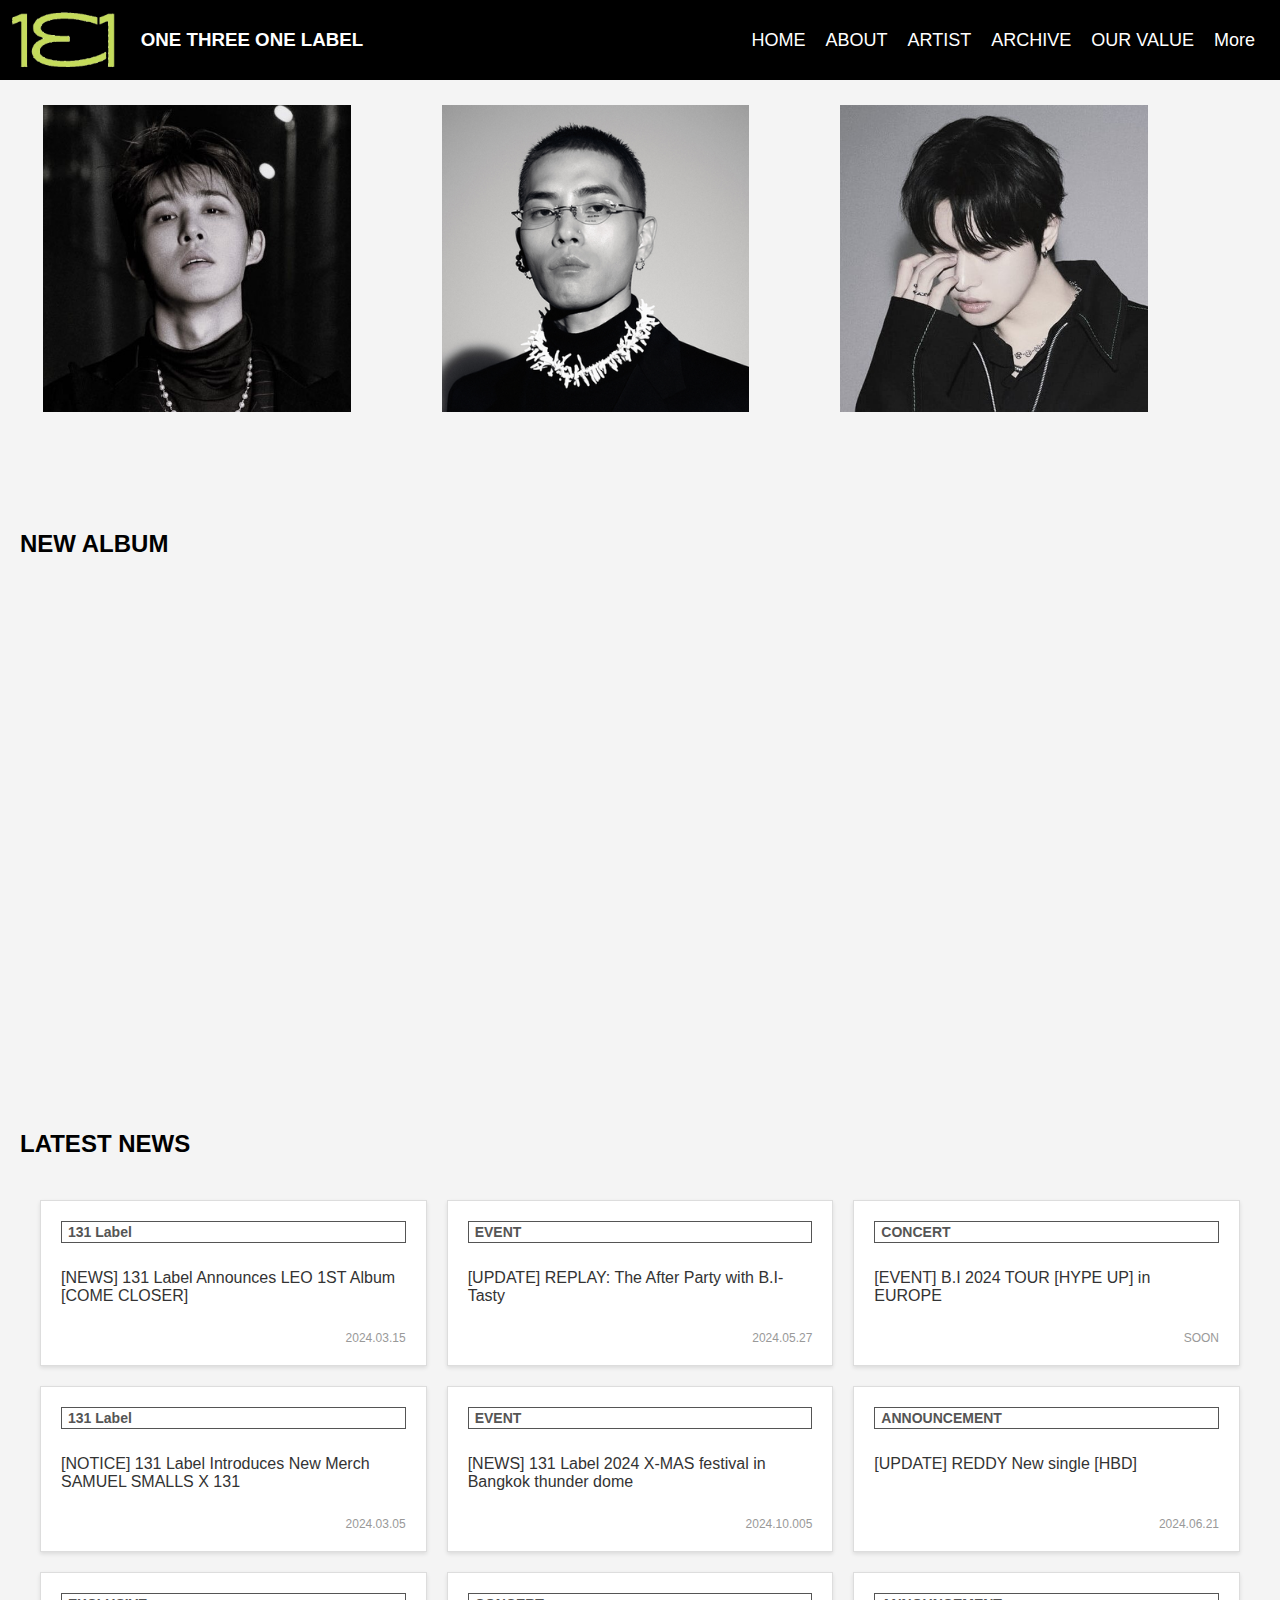
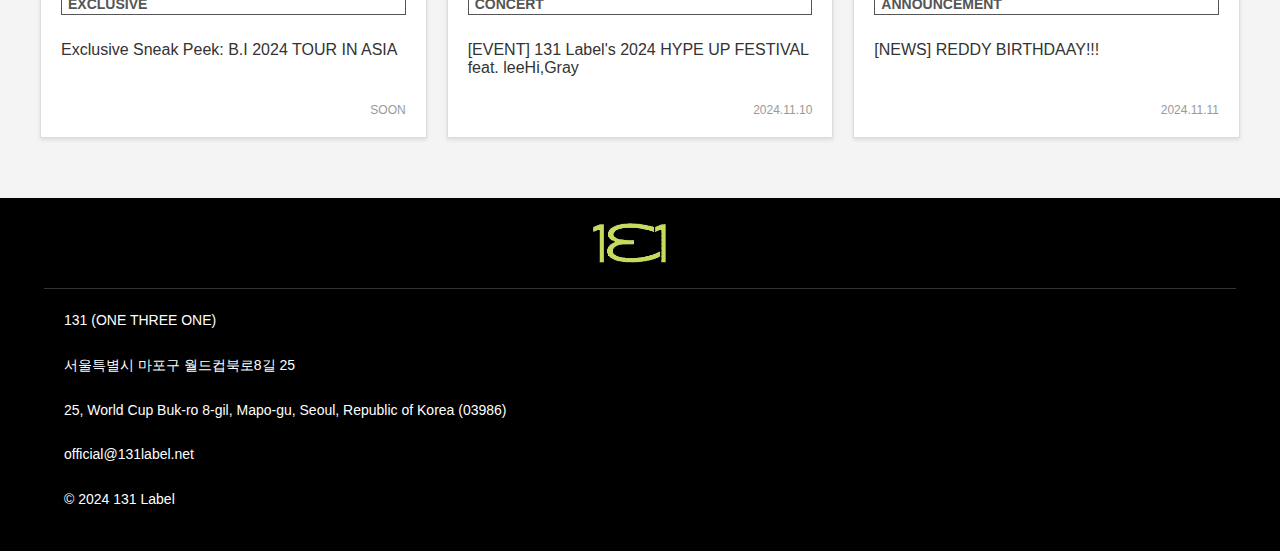
<file: index.html>
<!DOCTYPE html>
<html>
<head>
    <title>HOME</title>
    <link rel="stylesheet" type="text/css" href="css.css">
</head>
<body>
    <header>
        <nav>
        <img src="131online-logo-ent.png" alt="logo">
        <h3>ONE THREE ONE LABEL</h3>
            <ul>
                <li><a href="index.html">HOME</a></li>
                <li><a href="about.html">ABOUT</a></li>
                <li><a href="artist.html">ARTIST</a></li>
                <li><a href="archive.html">ARCHIVE</a></li>
                <li><a href="JOB.html">OUR VALUE</a></li>
                <li><a href="more.html">More</a></li>
            </ul>
        </nav>
    </header>

<main>
    <section>
        <div class="PHOTO">
                <a href="B.I web.html">
                <img src="7b.i-131-label.jpg" alt="B.I">
                </a>
        </div>

        <div class="PHOTO">
            <a href="reddy web.html">
                <img src="c75b18_55399e5290ba4a589127b7806cad1c29~mv2.png" alt="REDDY">
            </a>
        </div>

        <div class="PHOTO">
            <a href="LEO WEB.html">
                <img src="1690933292-20230801-leo.jpg" alt="LEO">
            </a>
        </div>
    </section>

<section class="s1">
    <div class="container">
        <h2 class="judul2">NEW ALBUM</h2>
        <iframe width="100%" height="500" src="https://www.youtube.com/embed/kwU-8HvrO5k?si=qd7XvSRxH2vg-xQS" title="YouTube video player" frameborder="0" allow="accelerometer; autoplay; clipboard-write; encrypted-media; gyroscope; picture-in-picture; web-share" referrerpolicy="strict-origin-when-cross-origin" allowfullscreen></iframe>
    </div>
</section>

<section class="s2">
    <div class="container2">
        <h2 class="judul3">LATEST NEWS</h2>
    </div>
</section>

<div class="container-news">
    <a href="https://x.com/131online/status/1785685720855896144?s=19" class="card">
        <div class="tag">131 Label</div>
        <p>[NEWS] 131 Label Announces LEO 1ST Album [COME CLOSER]</p>
        <div class="date">2024.03.15</div>
    </a>
    <a href="https://x.com/131online/status/1796111999992304027?s=19" class="card">
        <div class="tag">EVENT</div>
        <p>[UPDATE] REPLAY: The After Party with B.I-Tasty</p>
        <div class="date">2024.05.27</div>
    </a>
    <a href="https://x.com/131online/status/1806601887984275551?s=19" class="card">
        <div class="tag">CONCERT</div>
        <p>[EVENT] B.I 2024 TOUR [HYPE UP] in EUROPE</p>
        <div class="date">SOON</div>
    </a>
    <a href="https://x.com/131online/status/1757608117825876283?s=19" class="card">
        <div class="tag">131 Label</div>
        <p>[NOTICE] 131 Label Introduces New Merch SAMUEL SMALLS X 131</p>
        <div class="date">2024.03.05</div>
    </a>
    <a href="https://x.com/131online/status/1831965568670572609?s=19" class="card">
        <div class="tag">EVENT</div>
        <p>[NEWS] 131 Label 2024 X-MAS festival in Bangkok thunder dome</p>
        <div class="date">2024.10.005</div>
    </a>
    <a href="https://x.com/131online/status/1792843826480160778?s=19" class="card">
        <div class="tag">ANNOUNCEMENT</div>
        <p>[UPDATE] REDDY New single [HBD]</p>
        <div class="date">2024.06.21</div>
    </a>
    <a href="https://x.com/131online/status/1793877626207224106?s=19" class="card">
        <div class="tag">EXCLUSIVE</div>
        <p>Exclusive Sneak Peek: B.I 2024 TOUR IN ASIA</p>
        <div class="date">SOON</div>
    </a>
    <a href="https://x.com/131online/status/1833015187588448295?s=19" class="card">
        <div class="tag">CONCERT</div>
        <p>[EVENT] 131 Label's 2024 HYPE UP FESTIVAL feat. leeHi,Gray</p>
        <div class="date">2024.11.10</div>
    </a>
    <a href="https://x.com/131online/status/1722992511717621779?s=19" class="card">
        <div class="tag">ANNOUNCEMENT</div>
        <p>[NEWS] REDDY BIRTHDAAY!!!</p>
        <div class="date">2024.11.11</div>
    </a>
</div>

<footer>
    <div class="nav-logooo">
        <img src="131online-logo-ent.png">
    </div>
        <div class=container-footer>
            <p>131 (ONE THREE ONE)<br><br>
                서울특별시 마포구 월드컵북로8길 25 <br><br>
                25, World Cup Buk-ro 8-gil, Mapo-gu, Seoul, Republic of Korea (03986)<br><br>
                official@131label.net<br><br>
                &copy; 2024 131 Label
            </p>
        </div>
</footer>
</main>
</body>
</html>
</file>
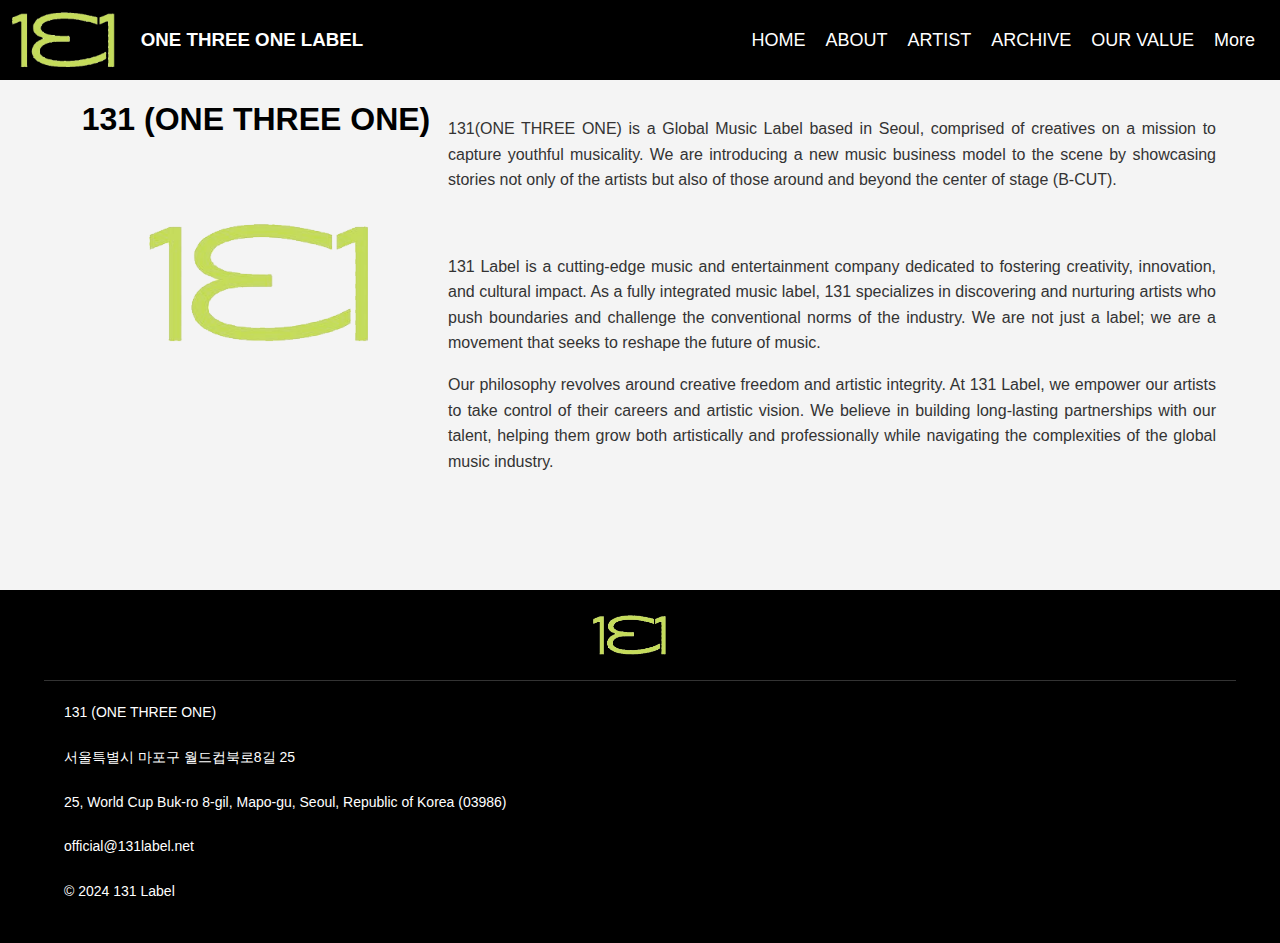
<file: about.html>
<!DOCTYPE html>
<html lang="en">
<head>
    <title>ABOUT</title>
    <link rel="stylesheet" type="text/css" href="css.css">
</head>
<body>
    <header>
        <nav>
        <img src="131online-logo-ent.png" alt="logo">
        <h3>ONE THREE ONE LABEL</h3>
            <ul>
                <li><a href="index.html">HOME</a></li>
                <li><a href="about.html">ABOUT</a></li>
                <li><a href="artist.html">ARTIST</a></li>
                <li><a href="archive.html">ARCHIVE</a></li>
                <li><a href="JOB.html">OUR VALUE</a></li>
                <li><a href="more.html">More</a></li>
            </ul>
        </nav>
    </header>
    
    <section class="about1">
        <div class="container-about1">
            <h1 class="judul-about">131 (ONE THREE ONE)</h1>
            <img src="131online-logo-ent.png" alt="logo">
        </div>
        <div class="content-about">
            <p>131(ONE THREE ONE) is a Global Music Label based in Seoul, comprised of creatives on a mission to capture youthful musicality. We are introducing a new music business model to the scene by showcasing stories not only of the artists but also of those around and beyond the center of stage (B-CUT).</p><br>
            <p>131 Label is a cutting-edge music and entertainment company dedicated to fostering creativity, innovation, and cultural impact. As a fully integrated music label, 131 specializes in discovering and nurturing artists who push boundaries and challenge the conventional norms of the industry. We are not just a label; we are a movement that seeks to reshape the future of music.</p>
            <p>Our philosophy revolves around creative freedom and artistic integrity. At 131 Label, we empower our artists to take control of their careers and artistic vision. We believe in building long-lasting partnerships with our talent, helping them grow both artistically and professionally while navigating the complexities of the global music industry.</p><br>
        </div>
    </section>    

    <footer>
        <div class="nav-logooo">
            <img src="131online-logo-ent.png">
        </div>
            <div class=container-footer>
                <p>131 (ONE THREE ONE)<br><br>
                    서울특별시 마포구 월드컵북로8길 25 <br><br>
                    25, World Cup Buk-ro 8-gil, Mapo-gu, Seoul, Republic of Korea (03986)<br><br>
                    official@131label.net<br><br>
                    &copy; 2024 131 Label
                </p>
            </div>
    </footer>
    </main>
</body>
</html>
</file>
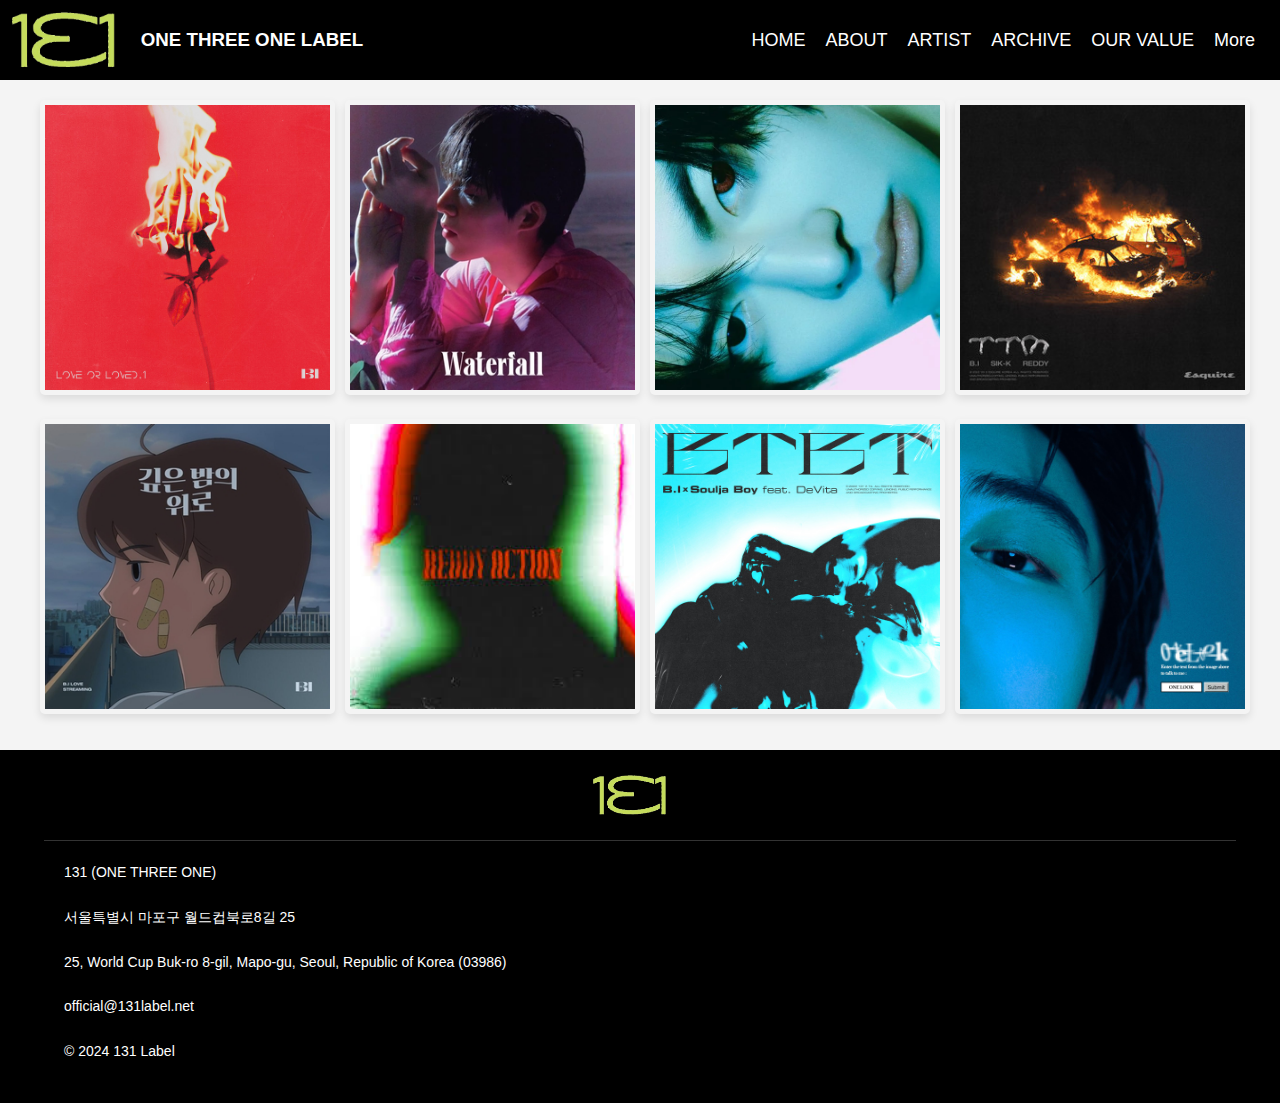
<file: archive.html>
<!DOCTYPE html>
<html lang="en">
<head>
    <title>ARCHIVE</title>
    <link rel="stylesheet" type="text/css" href="css.css">
</head>
<body>
    <header>
        <nav>
        <img src="131online-logo-ent.png" alt="logo">
        <h3>ONE THREE ONE LABEL</h3>
            <ul>
                <li><a href="index.html">HOME</a></li>
                <li><a href="about.html">ABOUT</a></li>
                <li><a href="artist.html">ARTIST</a></li>
                <li><a href="archive.html">ARCHIVE</a></li>
                <li><a href="JOB.html">OUR VALUE</a></li>
                <li><a href="more.html">More</a></li>
            </ul>
        </nav>
    </header>

    <main>
        <section class="album-archive">
            <div class="PHOTO-album">
                    <a href="https://open.spotify.com/album/5xav64WOfLsvnO6sO3Hifu?si=QHDTsExeSuac0tzmYs1LqA">
                    <img src="ab67616d0000b273e930e1595080a9090d4e2350.jfif" alt="B.I">
                    </a>
            </div>
            <div class="PHOTO-album">
                    <a href="https://open.spotify.com/album/4ZK9zZuiaZsryNQC8NLlQu?si=KkqWbjJlR5OpYgRIE2wO8Q">
                    <img src="B.I_Waterfall_Album_Cover.jpg" alt="B.I">
                    </a>
            </div>
            <div class="PHOTO-album">
                <a href="https://open.spotify.com/album/2rdXzqWmDgzIfjUPUovQiD?si=Vo2Ao36HR7yfsTN3r8r4vA">
                <img src="GMowafuWAAAPPeG.png" alt="LEO">
                </a>
            </div>
            <div class="PHOTO-album">
                    <a href="https://open.spotify.com/album/4ErAS9ZcC2UPWyX9cSGFi4?si=L_TAEVoPSSSsgZP6Sh4V3w">
                    <img src="ttm.jfif" alt="B.I">
                    </a>
            </div>
            <div class="PHOTO-album">
                <a href="https://open.spotify.com/album/7hLWotUHDs9X8Wlg1oDNfC?si=j_Oj9LiER0idJFHp98n7yw">
                <img src="B.I_Midnight_Blue_Album_Cover.jpg" alt="B.I">
                </a>
            </div>
            <div class="PHOTO-album">
                    <a href="https://open.spotify.com/album/76kX8iTykE1stIV3kTY9UV?si=pEiGXlixTmKthvIWHaePQw">
                    <img src="images (1).jfif" alt="B.I">
                    </a>
            </div>
            <div class="PHOTO-album">
                <a href="https://open.spotify.com/album/76o5y6Sh7t8kiTERbDWNc3?si=LU4CyJjfT0O_0AWht6FFEw">
                <img src="btbt.jfif" alt="B.I">
                </a>
            </div>
            <div class="PHOTO-album">
                <a href="https://open.spotify.com/album/0NVEmzB6vZArOyYbcrIC2Q?si=AaXoBmGeQ02kGrHUtDEcvw">
                <img src="LEO3.jpg" alt="B.I">
                </a>
            </div>
        </section>

        <footer>
            <div class="nav-logooo">
                <img src="131online-logo-ent.png">
            </div>
                <div class=container-footer>
                    <p>131 (ONE THREE ONE)<br><br>
                        서울특별시 마포구 월드컵북로8길 25 <br><br>
                        25, World Cup Buk-ro 8-gil, Mapo-gu, Seoul, Republic of Korea (03986)<br><br>
                        official@131label.net<br><br>
                        &copy; 2024 131 Label
                    </p>
                </div>
        </footer>
    </main>
</body>
</html>
</file>
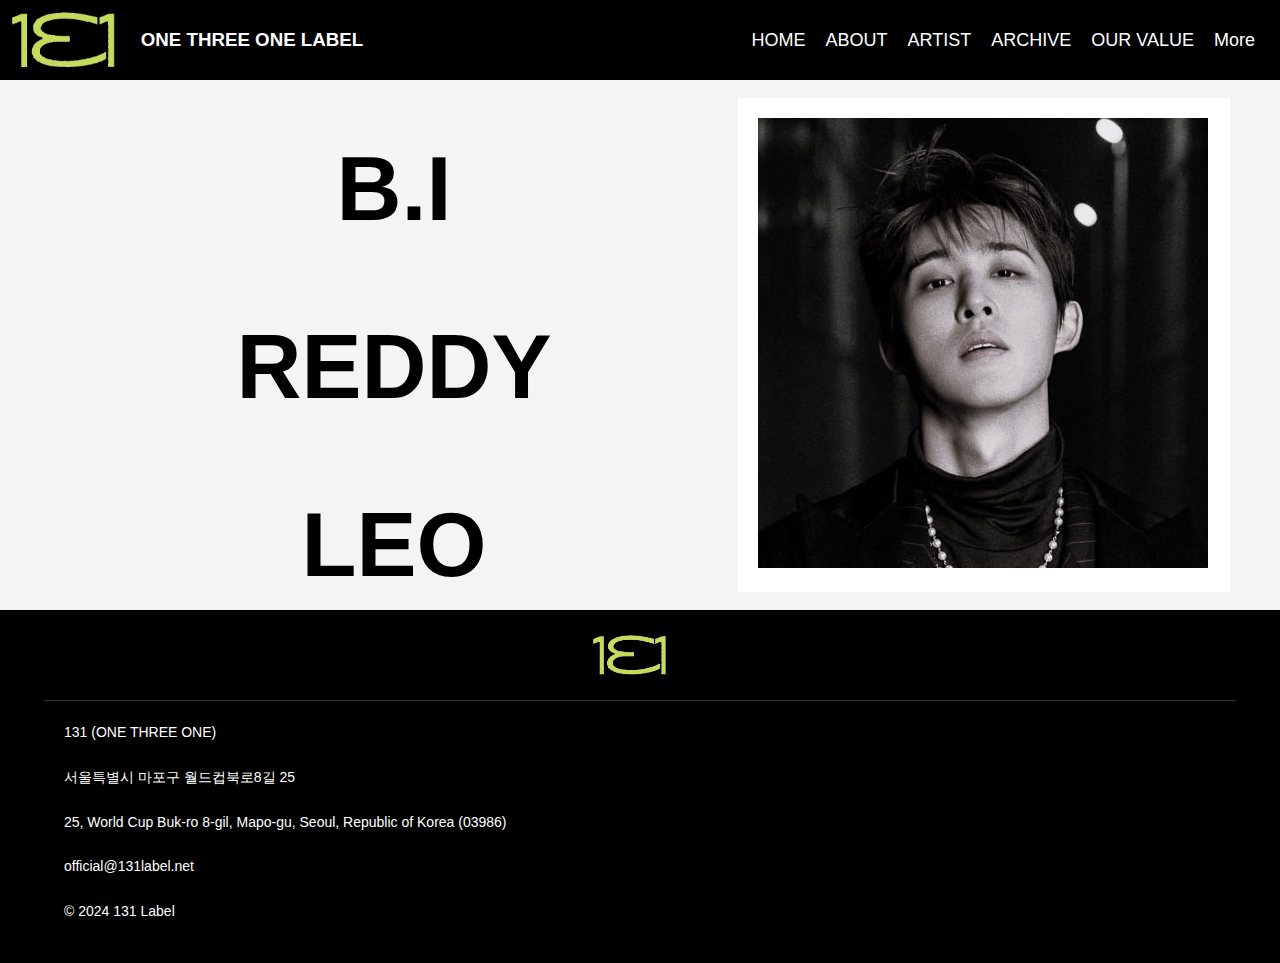
<file: artist.html>
<!DOCTYPE html>
<html lang="en">
<head>
    <title>ARTIST</title>
    <link rel="stylesheet" type="text/css" href="css.css">
</head>
<body>
    <header>
        <nav>
        <img src="131online-logo-ent.png" alt="logo">
        <h3>ONE THREE ONE LABEL</h3>
            <ul>
                <li><a href="index.html">HOME</a></li>
                <li><a href="about.html">ABOUT</a></li>
                <li><a href="artist.html">ARTIST</a></li>
                <li><a href="archive.html">ARCHIVE</a></li>
                <li><a href="JOB.html">OUR VALUE</a></li>
                <li><a href="more.html">More</a></li>
            </ul>
        </nav>
    </header>

    <section class="artist-section">
        <div class="artist-info">
            <a href="B.I web.html">
            <h2 class="artist-hover">B.I</h2>
            </a>
            <a href="reddy web.html">
            <h2 class="artist-hover">REDDY</h2>
            </a>
            <a href="LEO WEB.html">
            <h2 class="artist-hover">LEO</h2>
            </a>
        </div>
        <div class="scroll-container">
            <img src="7b.i-131-label.jpg" alt="b.i">
            <img src="c75b18_55399e5290ba4a589127b7806cad1c29~mv2.png" alt="reddy" width="90%">
            <img src="1690933292-20230801-leo.jpg" alt="leo" width="90%">

            <img src="biii2.jpg" alt="b.i" width="90%">
            <img src="reddy2.png" alt="reddy" width="90%">
            <img src="LEO2.jpg" alt="leo" width="90%">
          </div>
    </section>
    
    <footer>
    <div class="nav-logooo">
        <img src="131online-logo-ent.png">
    </div>
        <div class=container-footer>
            <p>131 (ONE THREE ONE)<br><br>
                서울특별시 마포구 월드컵북로8길 25 <br><br>
                25, World Cup Buk-ro 8-gil, Mapo-gu, Seoul, Republic of Korea (03986)<br><br>
                official@131label.net<br><br>
                &copy; 2024 131 Label
            </p>
        </div>
</footer>
</body>
</html>
</file>
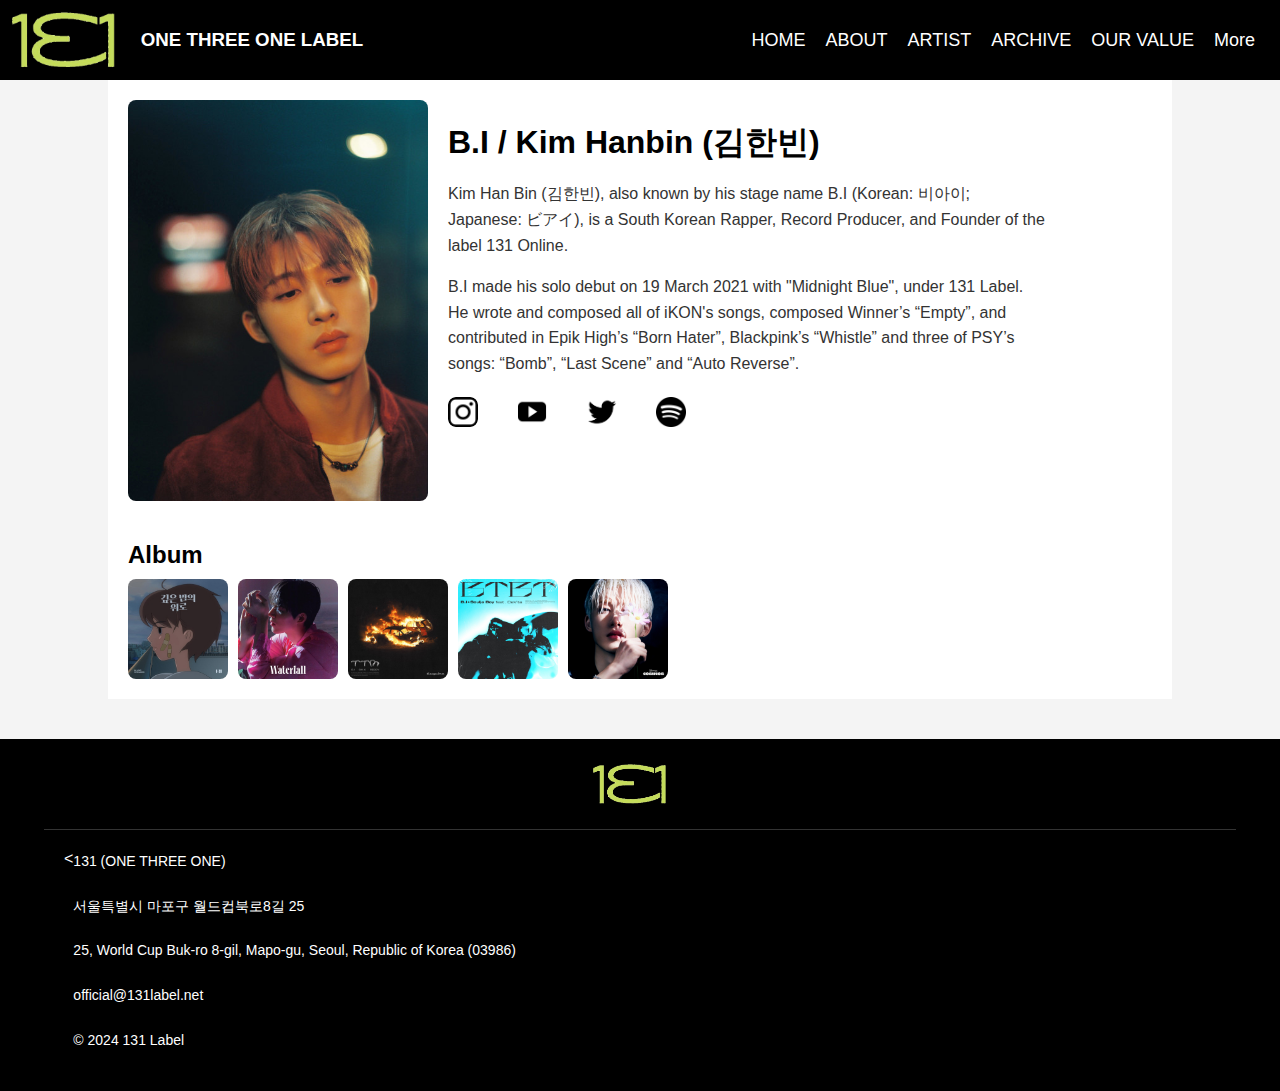
<file: B.I web.html>
<!DOCTYPE html>
<html lang="en">
<head>
    <title>B.I</title>
    <link rel="stylesheet" type="text/css" href="css.css">
</head>
<body class="web-bI">

    <header>
        <nav>
        <img src="131online-logo-ent.png" alt="logo">
        <h3>ONE THREE ONE LABEL</h3>
            <ul>
                <li><a href="index.html">HOME</a></li>
                <li><a href="about.html">ABOUT</a></li>
                <li><a href="artist.html">ARTIST</a></li>
                <li><a href="archive.html">ARCHIVE</a></li>
                <li><a href="JOB.html">OUR VALUE</a></li>
                <li><a href="more.html">More</a></li>
            </ul>
        </nav>
    </header>

    <div class="container-BIweb">
        <div class="profile-BIweb">
            <img src="bi2" alt="B.I">
            <div class="profile-info-BIweb">
                <h1 class="judul-biweb">B.I / Kim Hanbin (김한빈)</h1>
                <p>
                    Kim Han Bin (김한빈), also known by his stage name B.I (Korean: 비아이; Japanese: ビアイ), is a South Korean Rapper, Record Producer, and Founder of the label 131 Online.</p>
                </p>
                <p>
                    B.I made his solo debut on 19 March 2021 with "Midnight Blue", under 131 Label. He wrote and composed all of iKON's songs, composed Winner’s “Empty”, and contributed in Epik High’s “Born Hater”, Blackpink’s “Whistle” and three of PSY’s songs: “Bomb”, “Last Scene” and “Auto Reverse”.
                </p>

                <div class="social-links">
                    <a href="https://www.instagram.com/shxxbi131?igsh=c3ltaG05bTFkZXRy" target="_blank">
                        <img src="ig icon.png" alt="Instagram">
                    </a>
                    <a href="https://youtube.com/@131online?si=KuVpb4XCYKAHrtJy" target="_blank">
                        <img src="yt icon.png" alt="youtube">
                    </a>
                    <a href="https://x.com/BI_131official?s=09" target="_blank">
                        <img src="logo-twitter-logo-icon-png-svg.png" alt="Twitter">
                    </a>
                    <a href="https://open.spotify.com/artist/0UntV1Bw2hk3fbRrm9eMP6?si=lyWCfQuqTfGf0UY0rIYiGw" target="_blank">
                        <img src="icon spotify.png" alt="spotify">
                    </a>
                </div>
            </div>
        </div>

        <div class="album-section">
            <h2>Album</h2>
            <div class="albums">
                <img src="B.I_Midnight_Blue_Album_Cover.jpg" alt="Midnight" class="album-cover">
                <img src="B.I_Waterfall_Album_Cover.jpg" alt="I_Waterfall_Album_Cover" class="album-cover">
                <img src="ttm.jfif" alt="Album TTM" class="album-cover">
                <img src="btbt.jfif" alt="I_Waterfall_Album_Cover" class="album-cover">
                <img src="B.I_Cosmos_Album_Cover.jpeg" alt="Album cosmos" class="album-cover">
            </div>
        </div>
    </div>

    <footer>
        <div class="nav-logooo">
            <img src="131online-logo-ent.png">
        </div>
            <div class=container-footer>
                <<p>131 (ONE THREE ONE)<br><br>
                    서울특별시 마포구 월드컵북로8길 25 <br><br>
                    25, World Cup Buk-ro 8-gil, Mapo-gu, Seoul, Republic of Korea (03986)<br><br>
                    official@131label.net<br><br>
                    &copy; 2024 131 Label
                </p>
            </div>
    </footer>

</body>
</html>
</file>
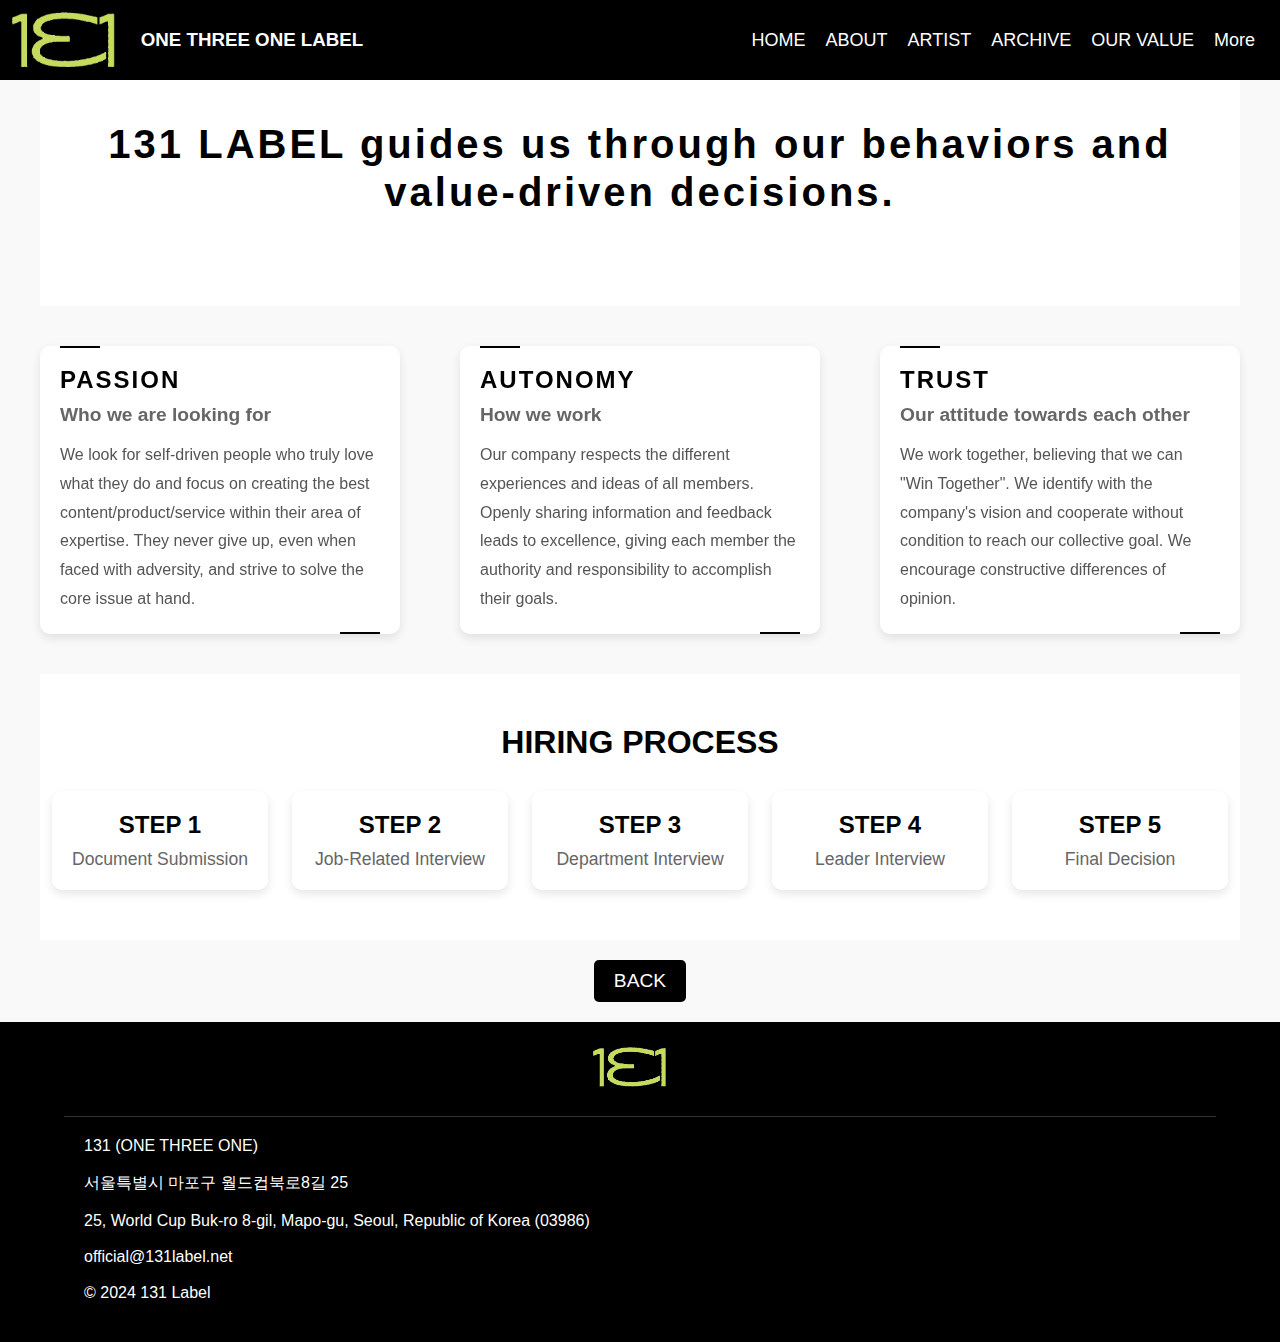
<file: JOB.html>
<!DOCTYPE html>
<html lang="en">
<head>
    <meta charset="UTF-8">
    <meta name="viewport" content="width=device-width, initial-scale=1.0">
    <title>131 Label - Our Values</title>
    <style>
        * {
            margin: 0;
            padding: 0;
            box-sizing: border-box;
        }
        
        body {
            font-family: 'Arial', sans-serif;
            background-color: #f9f9f9;
            color: #333;
        }
        
        .container {
            max-width: 1200px;
            margin: 0 auto;
            text-align: center;
        }
        
        .intro {
            padding: 40px 0;
            background-color: #fff;
        }
        
        .intro h1 {
            font-size: 2.5em;
            font-weight: 700;
            letter-spacing: 3px;
            color: #000;
            margin-bottom: 50px;
            line-height: 1.2;
        }
        
        .values-section {
            display: flex;
            justify-content: space-between;
            padding: 40px 0;
        }
        
        .value-box {
            background-color: #fff;
            padding: 20px;
            width: 30%;
            text-align: left;
            box-shadow: 0px 4px 10px rgba(0, 0, 0, 0.1);
            border-radius: 10px;
            position: relative;
        }
        
        .value-box h3 {
            font-size: 1.5em;
            color: #000;
            margin-bottom: 10px;
            letter-spacing: 2px;
            text-transform: uppercase;
        }
        
        .value-box h4 {
            font-size: 1.2em;
            color: #666;
            margin-bottom: 15px;
        }
        
        .value-box p {
            font-size: 1em;
            color: #555;
            line-height: 1.8;
        }
        
        .value-box::before,
        .value-box::after {
            content: "";
            position: absolute;
            background-color: #000;
            height: 2px;
            width: 40px;
        }
        
        .value-box::before {
            top: 0;
            left: 20px;
        }
        
        .value-box::after {
            bottom: 0;
            right: 20px;
        }
        
        .hiring-process {
            padding: 50px 0;
            background-color: #fff;
        }
        
        .hiring-process h2 {
            font-size: 2em;
            color: #000;
            margin-bottom: 30px;
        }
        
        .process-steps {
            display: flex;
            justify-content: space-around;
        }
        
        .step {
            background-color: #fff;
            padding: 20px;
            width: 18%;
            box-shadow: 0px 4px 10px rgba(0, 0, 0, 0.1);
            border-radius: 10px;
        }
        
        .step h3 {
            font-size: 1.5em;
            color: #000;
            margin-bottom: 10px;
        }
        
        .step p {
            font-size: 1.1em;
            color: #666;
        }
        
        .faq-section {
            padding: 20px 0;
        }
        
        .faq-button {
            background-color: #000;
            color: #fff;
            padding: 10px 20px;
            border: none;
            border-radius: 5px;
            cursor: pointer;
            font-size: 1.2em;
        }
        
        .faq-button:hover {
            background-color: #333;
        }
        
        @media (max-width: 768px) {
            .values-section,
            .process-steps {
                flex-direction: column;
            }
        
            .value-box,
            .step {
                width: 80%;
                margin-bottom: 20px;
            }
        }
        
        nav h3 {
            color: #ffffff;
            position: absolute;
            left: 11%;
        }
        
        nav {
            background-color: #000000;
            padding: 5px;
            position: sticky;
            top: 0;
            display: flex;
            justify-content: space-between;
            align-items: center;
        }
        
        nav ul {
            list-style-type: none;
            display: flex;
            margin: 0;
            padding: 0;
        }
        
        nav li {
            margin-right: 20px;
        }
        
        nav a {
            font-size: 18px;
            font-weight: 400;
            text-decoration: none;
            color: white;
        }
        
        nav a:hover {
            color: rgb(198, 243, 125);
        }
        
        nav img {
            height: 70px;
        }
        
        nav li a:hover{
            color: rgb(198, 243, 125);
        }

        footer {
            background-color: #000000;
            padding: 20px 0;
            color: #ffffff;
            display: flex;
            justify-content: center;
            align-items: center;
            flex-direction: column;
        }
        
        .container-footer {
            width: 90%;
            max-width: 1200px;
            display: flex;
            justify-content: space-between;
            align-items: center;
            padding: 20px;
            border-top: 1px solid #333;
            margin-top: 20px;
        }
        
        footer img {
            height: 50px;
            margin-right: 20px;
        }
    </style>
</head>
<body>
    <header>
        <nav>
        <img src="131online-logo-ent.png" alt="logo">
        <h3>ONE THREE ONE LABEL</h3>
            <ul>
                <li><a href="index.html">HOME</a></li>
                <li><a href="about.html">ABOUT</a></li>
                <li><a href="artist.html">ARTIST</a></li>
                <li><a href="archive.html">ARCHIVE</a></li>
                <li><a href="JOB.html">OUR VALUE</a></li>
                <li><a href="more.html">More</a></li>
            </ul>
        </nav>
    </header>

    <div class="container">
        <div class="intro">
            <h1>131 LABEL guides us through our behaviors and value-driven decisions.</h1>
        </div>

        <div class="values-section">
            <div class="value-box">
                <h3>PASSION</h3>
                <h4>Who we are looking for</h4>
                <p>We look for self-driven people who truly love what they do and focus on creating the best content/product/service within their area of expertise. They never give up, even when faced with adversity, and strive to solve the core issue at hand.</p>
            </div>

            <div class="value-box">
                <h3>AUTONOMY</h3>
                <h4>How we work</h4>
                <p>Our company respects the different experiences and ideas of all members. Openly sharing information and feedback leads to excellence, giving each member the authority and responsibility to accomplish their goals.</p>
            </div>

            <div class="value-box">
                <h3>TRUST</h3>
                <h4>Our attitude towards each other</h4>
                <p>We work together, believing that we can "Win Together". We identify with the company's vision and cooperate without condition to reach our collective goal. We encourage constructive differences of opinion.</p>
            </div>
        </div>

        <div class="hiring-process">
            <h2>HIRING PROCESS</h2>
            <div class="process-steps">
                <div class="step">
                    <h3>STEP 1</h3>
                    <p>Document Submission</p>
                </div>
                <div class="step">
                    <h3>STEP 2</h3>
                    <p>Job-Related Interview</p>
                </div>
                <div class="step">
                    <h3>STEP 3</h3>
                    <p>Department Interview</p>
                </div>
                <div class="step">
                    <h3>STEP 4</h3>
                    <p>Leader Interview</p>
                </div>
                <div class="step">
                    <h3>STEP 5</h3>
                    <p>Final Decision</p>
                </div>
            </div>
        </div>

        <div class="faq-section">
            <a href="index.html"><button class="faq-button">BACK</button></a>
        </div>
    </div>

    <footer>
        <div class="nav-logooo">
            <img src="131online-logo-ent.png">
        </div>
            <div class=container-footer>
                <p>131 (ONE THREE ONE)<br><br>
                    서울특별시 마포구 월드컵북로8길 25 <br><br>
                    25, World Cup Buk-ro 8-gil, Mapo-gu, Seoul, Republic of Korea (03986)<br><br>
                    official@131label.net<br><br>
                    &copy; 2024 131 Label
                </p>
            </div>
    </footer>
</body>
</html>
</file>
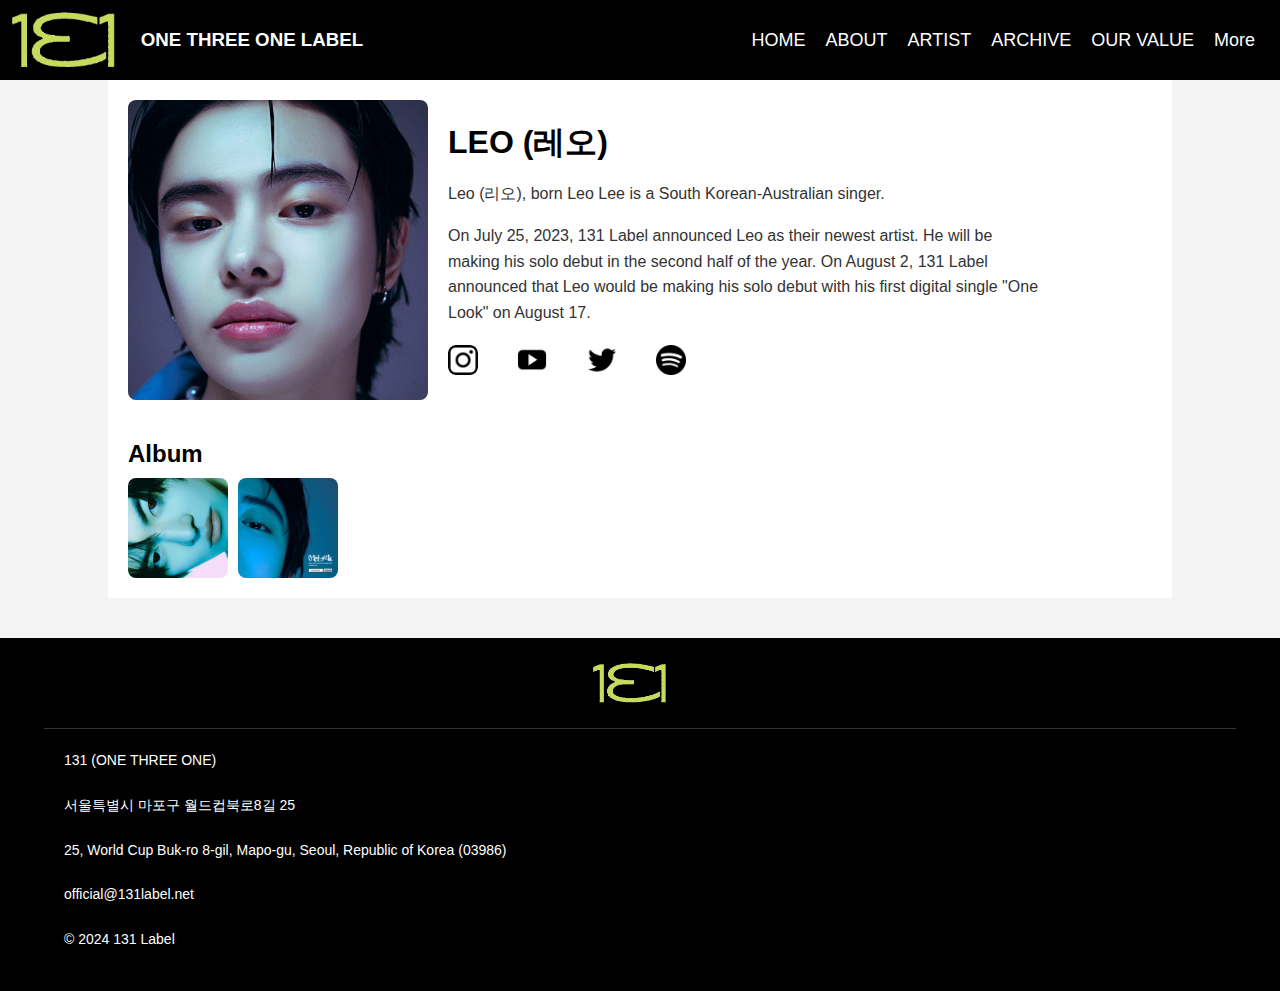
<file: LEO WEB.html>
<!DOCTYPE html>
<html lang="en">
<head>
    <title>LEO</title>
    <link rel="stylesheet" type="text/css" href="css.css">
</head>
<body class="web-bI">

    <header>
        <nav>
        <img src="131online-logo-ent.png" alt="logo">
        <h3>ONE THREE ONE LABEL</h3>
            <ul>
                <li><a href="index.html">HOME</a></li>
                <li><a href="about.html">ABOUT</a></li>
                <li><a href="artist.html">ARTIST</a></li>
                <li><a href="archive.html">ARCHIVE</a></li>
                <li><a href="JOB.html">OUR VALUE</a></li>
                <li><a href="more.html">More</a></li>
            </ul>
        </nav>
    </header>

    <div class="container-BIweb">
        <div class="profile-BIweb">
            <img src="LEO2.jpg" alt="leo">
            <div class="profile-info-BIweb">
                <h1 class="judul-biweb">LEO (레오)</h1>
                <p>Leo (리오), born Leo Lee is a South Korean-Australian singer.</p>
                </p>
                <p>
                    On July 25, 2023, 131 Label announced Leo as their newest artist. He will be making his solo debut in the second half of the year.

                    On August 2, 131 Label announced that Leo would be making his solo debut with his first digital single "One Look" on August 17.
                </p>

                <div class="social-links">
                    <a href="https://www.instagram.com/leowsgd?igsh=aGh5M3ZnOGZuNHFq" target="_blank">
                        <img src="ig icon.png" alt="Instagram">
                    </a>
                    <a href="https://youtube.com/@131online?si=KuVpb4XCYKAHrtJy" target="_blank">
                        <img src="yt icon.png" alt="youtube">
                    </a>
                    <a href="https://x.com/LEO_131official?s=09" target="_blank">
                        <img src="logo-twitter-logo-icon-png-svg.png" alt="Twitter">
                    </a>
                    <a href="https://open.spotify.com/artist/6xr9i4ozDKCobWg5lUKHPj?si=VwQmNuiERJKSgtcSyeqegg" target="_blank">
                        <img src="icon spotify.png" alt="spotify">
                    </a>
                </div>
            </div>
        </div>

        <div class="album-section">
            <h2>Album</h2>
            <div class="albums">
                <img src="GMowafuWAAAPPeG.png" alt="Midnight" class="album-cover">
                <img src="LEO3.jpg" class="album-cover">
            </div>
        </div>
    </div>

    <footer>
        <div class="nav-logooo">
            <img src="131online-logo-ent.png">
        </div>
            <div class=container-footer>
                <p>131 (ONE THREE ONE)<br><br>
                    서울특별시 마포구 월드컵북로8길 25 <br><br>
                    25, World Cup Buk-ro 8-gil, Mapo-gu, Seoul, Republic of Korea (03986)<br><br>
                    official@131label.net<br><br>
                    &copy; 2024 131 Label
                </p>
            </div>
    </footer>

</body>
</html>
</file>
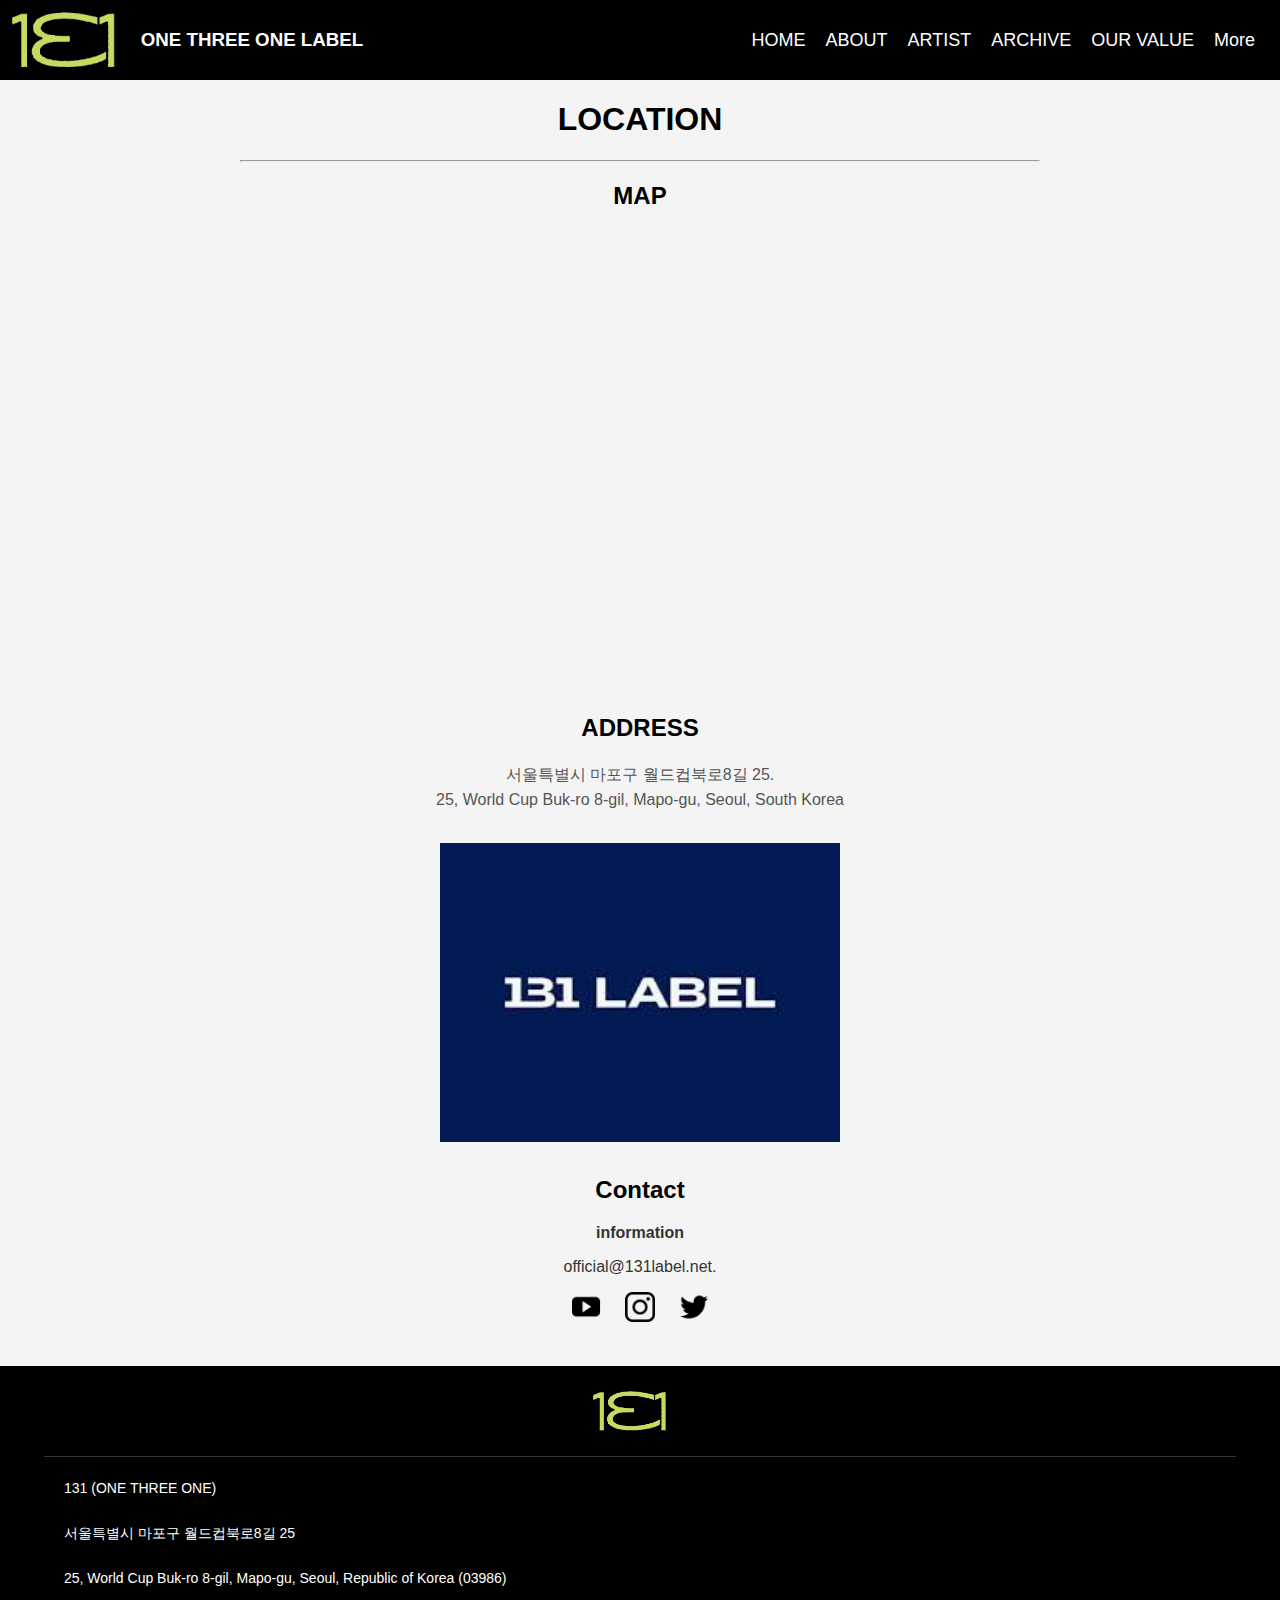
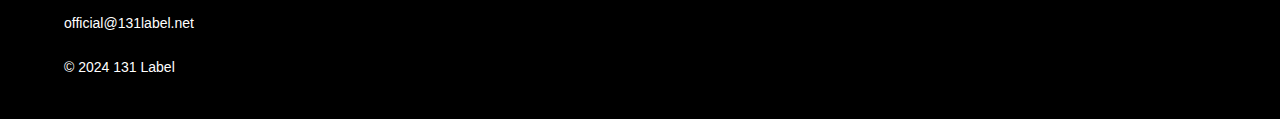
<file: more.html>
<!DOCTYPE html>
<html lang="en">
<head>
    <title>ABOUT</title>
    <link rel="stylesheet" type="text/css" href="css.css">
</head>
<body>
    <header>
        <nav>
        <img src="131online-logo-ent.png" alt="logo">
        <h3>ONE THREE ONE LABEL</h3>
            <ul>
                <li><a href="index.html">HOME</a></li>
                <li><a href="about.html">ABOUT</a></li>
                <li><a href="artist.html">ARTIST</a></li>
                <li><a href="archive.html">ARCHIVE</a></li>
                <li><a href="JOB.html">OUR VALUE</a></li>
                <li><a href="more.html">More</a></li>
            </ul>
        </nav>
    </header>

    <div class="location-container">
        <h1 class="judul-loc">LOCATION</h1><hr>

        <div class="map-container">
            <h2 class="judul-loc2">MAP</h2>
            <div class="map">
                <iframe
                    src="https://www.google.com/maps/embed?pb=!1m18!1m12!1m3!1d3164.691267264527!2d126.91134931563483!3d37.56528903200795!2m3!1f0!2f0!3f0!3m2!1i1024!2i768!4f13.1!3m3!1m2!1s0x357c991c257f3c41%3A0x2dcd9457da2396dd!2s25%2C%20World%20Cup%20Buk-ro%208-gil%2C%20Mapo-gu%2C%20Seoul%2C%20South%20Korea!5e0!3m2!1sen!2skr!4v1696841030389!5m2!1sen!2skr"
                    width="600" height="450" style="border:0;" allowfullscreen="" loading="lazy" referrerpolicy="no-referrer-when-downgrade">
                </iframe>
            </div>
        </div>

        <div class="address-container">
            <h2 class="judul-loc2">ADDRESS</h2>
            <p class="alamat">
                서울특별시 마포구 월드컵북로8길 25. <br>
                25, World Cup Buk-ro 8-gil, Mapo-gu, Seoul, South Korea
            </p>
        </div>

        <div class="label-container">
            <img src="i31.jfif" alt="131 Label Logo">
        </div>

        <div class="contact-container">
            <h2 class="judul-loc2">Contact</h2>
            <b><p>information</p></b>
            <p><a href="mailto:official@131label.net.">official@131label.net.</a></p>
            <div class="social-icons">
                <a href="ttps://youtube.com/@131online?si=RCXEFqS7H8ULyEDo"><img src="yt icon.png" alt="YouTube"></a>
                <a href="https://www.instagram.com/131_online/profilecard/?igsh=MWhudndhMmRwcW91Yw=="><img src="ig icon.png" alt="Instagram"></a>
                <a href="https://x.com/131online?s=09"><img src="logo-twitter-logo-icon-png-svg.png" alt="Twitter"></a>
            </div>
        </div>
    </div>

    <footer>
        <div class="nav-logooo">
            <img src="131online-logo-ent.png">
        </div>
            <div class=container-footer>
                <p>131 (ONE THREE ONE)<br><br>
                    서울특별시 마포구 월드컵북로8길 25 <br><br>
                    25, World Cup Buk-ro 8-gil, Mapo-gu, Seoul, Republic of Korea (03986)<br><br>
                    official@131label.net<br><br>
                    &copy; 2024 131 Label
                </p>
            </div>
    </footer>

</body>
</html>
</file>
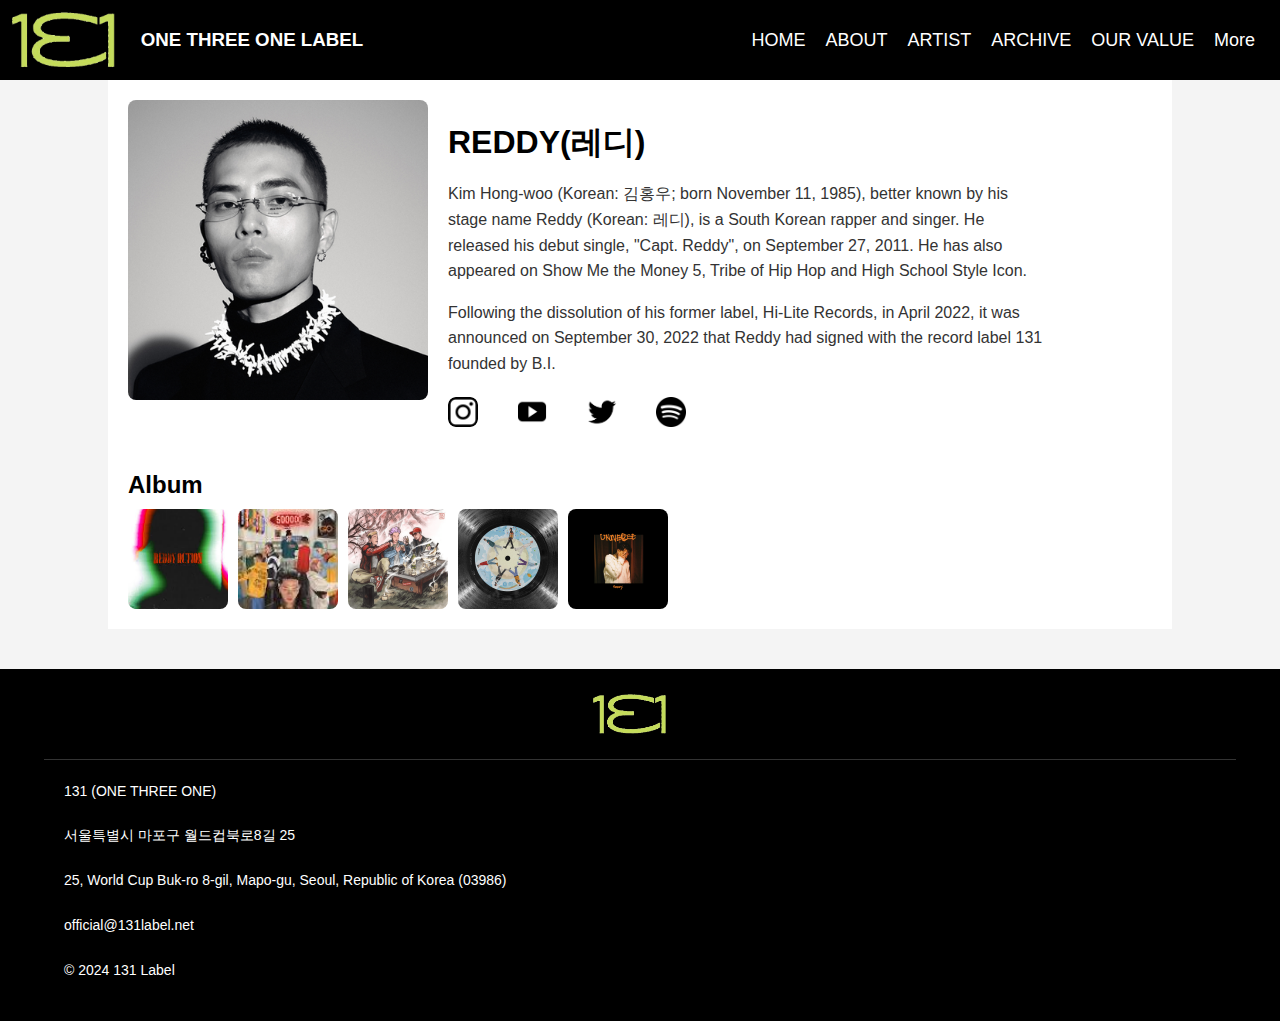
<file: reddy web.html>
<!DOCTYPE html>
<html lang="en">
<head>
    <title>REDDY</title>
    <link rel="stylesheet" type="text/css" href="css.css">
</head>
<body class="web-bI">

    <header>
        <nav>
        <img src="131online-logo-ent.png" alt="logo">
        <h3>ONE THREE ONE LABEL</h3>
            <ul>
                <li><a href="index.html">HOME</a></li>
                <li><a href="about.html">ABOUT</a></li>
                <li><a href="artist.html">ARTIST</a></li>
                <li><a href="archive.html">ARCHIVE</a></li>
                <li><a href="JOB.html">OUR VALUE</a></li>
                <li><a href="more.html">More</a></li>
            </ul>
        </nav>
    </header>

    <div class="container-BIweb">
        <div class="profile-BIweb">
            <img src="c75b18_55399e5290ba4a589127b7806cad1c29~mv2.png" alt="B.I">
            <div class="profile-info-BIweb">
                <h1 class="judul-biweb">REDDY(레디)</h1>
                <p>Kim Hong-woo (Korean: 김홍우; born November 11, 1985), better known by his stage name Reddy (Korean: 레디), is a South Korean rapper and singer. He released his debut single, "Capt. Reddy", on September 27, 2011. He has also appeared on Show Me the Money 5, Tribe of Hip Hop and High School Style Icon.</p>
                </p>
                <p>
                    Following the dissolution of his former label, Hi-Lite Records, in April 2022, it was announced on September 30, 2022 that Reddy had signed with the record label 131 founded by B.I.
                </p>

                <div class="social-links">
                    <a href="https://www.instagram.com/keemhongwu?igsh=eWxyYTcwcnBqcXg1" target="_blank">
                        <img src="ig icon.png" alt="Instagram">
                    </a>
                    <a href="https://youtube.com/@131online?si=KuVpb4XCYKAHrtJy" target="_blank">
                        <img src="yt icon.png" alt="youtube">
                    </a>
                    <a href="https://x.com/kimhongwu?s=09" target="_blank">
                        <img src="logo-twitter-logo-icon-png-svg.png" alt="Twitter">
                    </a>
                    <a href="https://open.spotify.com/artist/69H1Ooj2eBJXLTk3IEBV0v?si=SZgFzvlfRTWXOmC5MOeH0Q" target="_blank">
                        <img src="icon spotify.png" alt="spotify">
                    </a>
                </div>
            </div>
        </div>

        <div class="album-section">
            <h2>Album</h2>
            <div class="albums">
                <img src="images (1).jfif" alt="Midnight" class="album-cover">
                <img src="album reddy {1}.jfif" alt="I_Waterfall_Album_Cover" class="album-cover">
                <img src="reddy album (2).png" alt="Album TTM" class="album-cover">
                <img src="reddy (3).jpeg" alt="I_Waterfall_Album_Cover" class="album-cover">
                <img src="reddy(4).jfif" alt="Album cosmos" class="album-cover">
            </div>
        </div>
    </div>

    <footer>
        <div class="nav-logooo">
            <img src="131online-logo-ent.png">
        </div>
            <div class=container-footer>
                <p>131 (ONE THREE ONE)<br><br>
                    서울특별시 마포구 월드컵북로8길 25 <br><br>
                    25, World Cup Buk-ro 8-gil, Mapo-gu, Seoul, Republic of Korea (03986)<br><br>
                    official@131label.net<br><br>
                    &copy; 2024 131 Label
                </p>
            </div>
    </footer>

</body>
</html>
</file>
<file: css.css>
body {
    font-family: sans-serif;
    margin: 0;
    padding: 0;
}

h3 {
    color: #ffffff;
    position: absolute;
    left: 11%;
}

nav {
    background-color: #000000;
    padding: 5px;
    position: sticky;
    top: 0;
    display: flex;
    justify-content: space-between;
    align-items: center;
}

nav ul {
    list-style-type: none;
    display: flex;
    margin: 0;
    padding: 0;
}

nav li {
    margin-right: 20px;
}

nav a {
    font-size: 18px;
    font-weight: 400;
    text-decoration: none;
    color: white;
}

nav a:hover {
    color: rgb(198, 243, 125);
}

nav img {
    height: 70px;
}

nav li a:hover {
    color: rgb(198, 243, 125);
}

div.PHOTO {
    width: 30%;
    margin: 5px;
    display: inline-block;
    text-align: center;
    transition: transform 0.4s ease;
}

div.PHOTO:hover {
    transform: scale(1.08);
}

div.PHOTO img {
    width: 80%;
    height: auto;
    margin: 20px auto;
}

div.desc {
    padding: 15px;
    text-align: center;
}

section {
    height: 430px;
}

div.container {
    height: 600px;
}

section.s1 {
    height: 600px;
}

.judul2 {
    float: left;
    margin-left: 20px;
}

div.container2 {
    height: 10px;
}

section.s2 {
    height: 70px;
}

.judul3 {
    float: left;
    margin-left: 20px;
}

footer {
    background-color: #000000;
    color: #ffffff;
    padding: 20px 0;
    display: flex;
    justify-content: space-between;
    align-items: center;
    flex-direction: column;
    margin-top: 40px;
    text-align: left;
}

.container-footer {
    width: 90%;
    max-width: 1200px;
    display: flex;
    justify-content: space-between;
    align-items: flex-start;
    padding: 20px;
    border-top: 1px solid #333;
}

.nav-logooo {
    display: flex;
    justify-content: center;
    align-items: center;
    margin-bottom: 20px;
}

footer img {
    height: 50px;
    margin-right: 20px;
}

.container-footer p {
    margin: 0;
    font-size: 14px;
    line-height: 1.6;
    color: #ffffff;
}

@media (max-width: 768px) {
    section.about1 {
        flex-direction: column;
        text-align: left;
    }

    .container-about1 img {
        margin: 0 auto;
    }

    .content-about {
        width: 100%;
    }

    .container-footer {
        flex-direction: column;
        text-align: center;
    }

    footer img {
        margin: 0 0 20px 0;
    }
}

section.about1 {
    display: flex;
    flex-direction: row;
    align-items: flex-start;
    width: 90%;
    max-width: 1200px;
    margin: 0 auto;
    padding-bottom: 40px;
}

.container-about1 {
    width: 35%;
    text-align: center;
    margin-bottom: 20px;
}

.container-about1 h1 {
    font-size: 2em;
    margin-bottom: 20px;
}

.container-about1 img {
    height: 250px;
    width: auto;
    margin-top: 50px;
    margin-bottom: 20px;
    display: block;
    margin-left: 70px;
    margin-right: auto;
}

.content-about {
    font-family: Arial, Helvetica, sans-serif;
    margin-top: 20px;
    font-size: 18px;
    line-height: 1.6;
    width: 70%;
    display: inline-block;
    text-align: justify;
    padding-bottom: 40px;
}

section.about1 img {
    float: left;
    margin-right: 20px;
    height: 150px;
    width: auto;
}

section.about2 {
    height: 500px;
    width: 100%;
    margin: 2%;
    font-size: larger;
}

.container-about2 {
    width: 50%;
    float: left;
}

.content-business {
    font-family: Arial, Helvetica, sans-serif;
    margin-top: 2%;
    margin-right: 1%;
    height: 350px;
    float: right;
    width: 65%;
}

section.album-archive {
    display: grid;
    grid-template-columns: repeat(auto-fill, minmax(250px, 1fr));
    gap: 20px;
    margin: 0 auto 40px auto;
    padding: 20px;
    max-width: 1200px;
    margin-bottom: 200px;
}

@media (max-width: 768px) {
    .container-footer {
        flex-direction: column;
        text-align: center;
    }

    footer img {
        margin: 0 0 20px 0;
    }

    section.album-archive {
        grid-template-columns: 1fr;
    }
}

div.PHOTO-album {
    transition: 0.4s ease;
    padding: 0;
}

div.PHOTO-album img {
    width: 100%;
    height: auto;
    padding: 5px;
    box-shadow: 0 4px 8px rgba(0, 0, 0, 0.1);
    border-radius: 5px;
}

div.PHOTO-album:hover {
    transform: scale(1.08);
    filter: grayscale(1.1);
}

body {
    font-family: Arial, sans-serif;
    background-color: white;
    color: black;
}

.artist-section {
    display: flex;
    justify-content: space-between;
    align-items: center;
    margin: 50px;
    text-align: center;
}

.artist-info {
    flex: 1;
    text-align: left;
    text-decoration: none;
}

.artist-info a {
    text-decoration: none;
    color: #000;
}

.artist-info h2 {
    font-size: 90px;
    font-weight: bold;
    margin-bottom: 30px;
    text-align: center;
    transition: color 0.3s ease, transform 0.3s ease;
    text-decoration: none;
}

.artist-info h2:hover {
    color: #c9f975;
    transform: scale(1.1);
    text-decoration: none;
}

div.scroll-container {
    width: 40%;
    background-color: #ffffff;
    overflow: auto;
    white-space: nowrap;
    padding: 10px;
    margin-bottom: 4%;
    margin-top: 4%;
}

div.scroll-container img {
    padding: 10px;
}

body {
    font-family: Arial, sans-serif;
    margin: 0;
    padding: 0;
    background-color: #f4f4f4;
}

.container-BIweb {
    width: 80%;
    margin: 0 auto;
    background-color: white;
    padding: 20px;
}

.profile-BIweb {
    display: flex;
    align-items: flex-start;
}

.profile-BIweb img {
    max-width: 300px;
    border-radius: 8px;
    margin-right: 20px;
}

.profile-info-BIweb {
    max-width: 600px;
}

.profile-info-BIweb h1 {
    font-size: 2em;
    margin-bottom: 10px;
}

.profile-info-BIweb p {
    font-size: 1em;
    line-height: 1.6;
    color: #333;
}

.social-links {
    margin-top: 20px;
}

.social-links a {
    text-decoration: none;
    margin-right: 15px;
}

.social-links a img {
    width: 30px;
    height: 30px;
}

.album-section {
    margin-top: 40px;
}

.album-section h2 {
    font-size: 1.5em;
    margin-bottom: 10px;
}

.albums {
    display: flex;
    gap: 10px;
}

.album-cover {
    width: 100px;
    height: 100px;
    border-radius: 8px;
}

.social-links a img:hover {
    transform: scale(1.1);
    text-decoration: none;
}

.container-news {
    display: grid;
    grid-template-columns: repeat(3, 1fr);
    gap: 20px;
    padding: 20px;
    max-width: 1200px;
    margin: 0 auto;
}

.card {
    background-color: white;
    border: 1px solid #ddd;
    padding: 20px;
    box-shadow: 0 2px 4px rgba(0, 0, 0, 0.1);
    display: flex;
    flex-direction: column;
    justify-content: space-between;
    text-decoration: none;
    color: inherit;
    transition: transform 0.2s, box-shadow

}

.card:hover {
    transform: translateY(-5px);
    box-shadow: 0 4px 8px rgba(0, 0, 0, 0.2);
    border-color: #95fb79;
}

.tag {
    font-size: 14px;
    font-weight: bold;
    color: #555;
    border: 1px solid #555;
    padding: 2px 6px;
    display: inline-block;
    margin-bottom: 10px;
}

p {
    font-size: 16px;
    color: #333;
    flex-grow: 1;
}

.date {
    font-size: 12px;
    color: #999;
    text-align: right;
    margin-top: 10px;
}

/* more */
.location-container {
    max-width: 800px;
    margin: 0 auto;
    text-align: center;
}

.judul-loc h1 {
    font-size: 2.5em;
    margin-bottom: 20px;
    letter-spacing: 5px;
    color: #000;
}

.map-container,
.address-container,
.label-container,
.contact-container {
    margin-bottom: 30px;
}

.judul-loc2 h2 {
    font-size: 1.2em;
    margin-bottom: 10px;
    color: #333;
    text-transform: uppercase;
    border-bottom: 1px solid #ddd;
    padding-bottom: 5px;
    letter-spacing: 2px;
}

.map iframe {
    width: 100%;
    max-width: 600px;
    height: 450px;
    border: none;
    border-radius: 10px;
}

.address-container p {
    font-size: 1em;
    color: #555;
    line-height: 1.6;
    text-align: center;
}

.address-container p br {
    margin-bottom: 5px;
}

.label-container img {
    max-width: 400px;
    width: 100%;
    height: auto;
}

.contact-container p {
    font-size: 1em;
    color: #333;
}

.contact-container a {
    color: #333;
    text-decoration: none;
}

.social-icons a img {
    width: 30px;
    height: 30px;
    margin: 0 10px;
}

.social-icons a img:hover{
    transform: translateY(-5px);
    box-shadow: 0 4px 8px rgba(0, 0, 0, 0.2);
}
/*end of more*/
</file>
